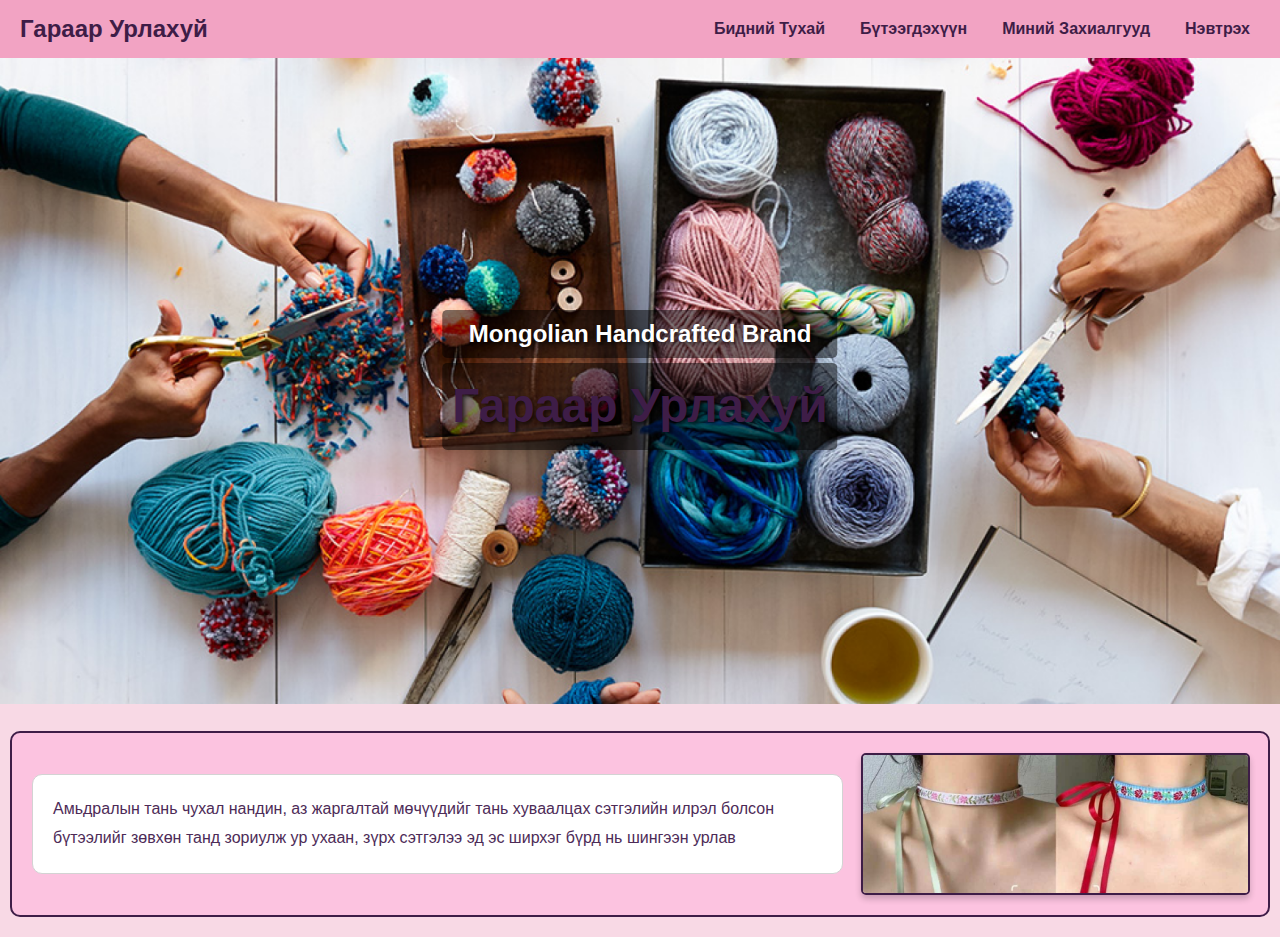
<file: frontend/assets/index.html>
<!DOCTYPE html>
<html lang="en">

<head>
    <meta charset="UTF-8">
    <meta name="viewport" content="width=device-width, initial-scale=1.0">
    <title>Mongolian Handcrafted Brand</title>
    <link rel="stylesheet" href="/frontend/assets/styles/index.css">
</head>

<body>
    <header>
        <div class="header-container">
            <h1>Гараар Урлахуй</h1>
            <nav>
                <ul class="nav-links">
                    <li><a href="/frontend/assets/index.html">Бидний Тухай</a></li>
                    <li><a href="/frontend/screens/productscreen.html">Бүтээгдэхүүн</a></li>
                    <li><a href="/frontend/screen/cartscreen.html">Миний Захиалгууд</a></li>
                    <li><a href="/frontend/screens/loginscreen.html">Нэвтрэх</a></li>
                </ul>
            </nav>
        </div>
    </header>

    <main>
        <section class="hero-section">
            <div class="hero-image">
                <img src="/frontend/assets/images/handcrafted.png" alt="Handcrafted Items">
                <div class="overlay-text">
                    <h2>Mongolian Handcrafted Brand</h2>
                    <h1>Гараар Урлахуй</h1>
                </div>
            </div>
        </section>
        <section class="row">
            <div class="description">
                <p>Амьдралын тань чухал нандин, аз жаргалтай мөчүүдийг тань хуваалцах сэтгэлийн илрэл болсон бүтээлийг
                    зөвхөн танд зориулж ур ухаан, зүрх сэтгэлээ эд эс ширхэг бүрд нь шингээн урлав</p>
            </div>
            <div class="featured-items">
                <img src="/frontend/assets/images/featured1.png" alt="Featured 1">
            </div>
        </section>
    </main>
</body>

</html>
</file>
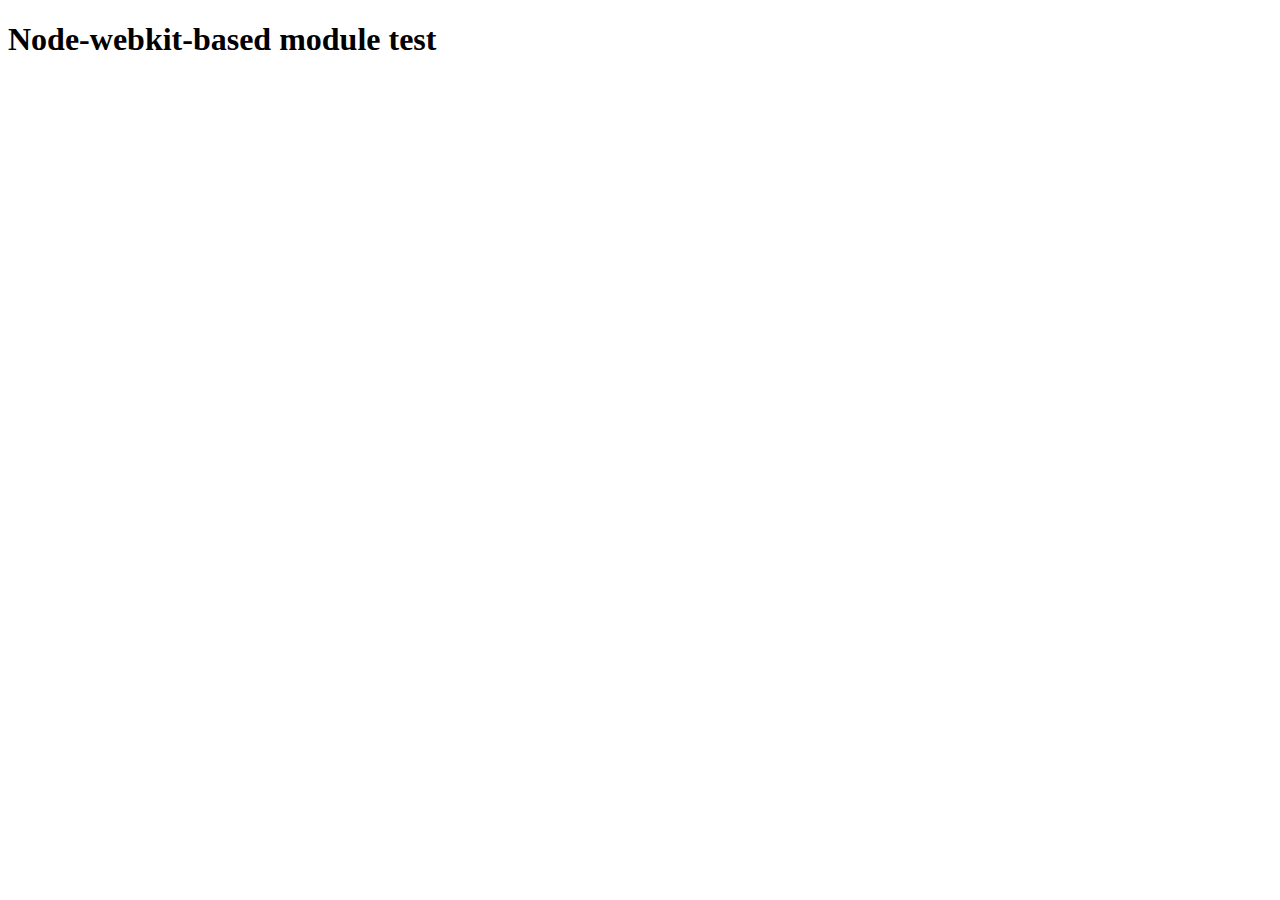
<file: backend/node_modules/@mapbox/node-pre-gyp/lib/util/nw-pre-gyp/index.html>
<!doctype html>
<html>
<head>
<meta charset="utf-8">
<title>Node-webkit-based module test</title>
<script>
function nwModuleTest(){
   var util = require('util');
   var moduleFolder = require('nw.gui').App.argv[0];
   try {
      require(moduleFolder);
   } catch(e) {
      if( process.platform !== 'win32' ){
         util.log('nw-pre-gyp error:');
         util.log(e.stack);
      }
      process.exit(1);
   }
   process.exit(0);
}
</script>
</head>
<body onload="nwModuleTest()">
<h1>Node-webkit-based module test</h1>
</body>
</html>
</file>
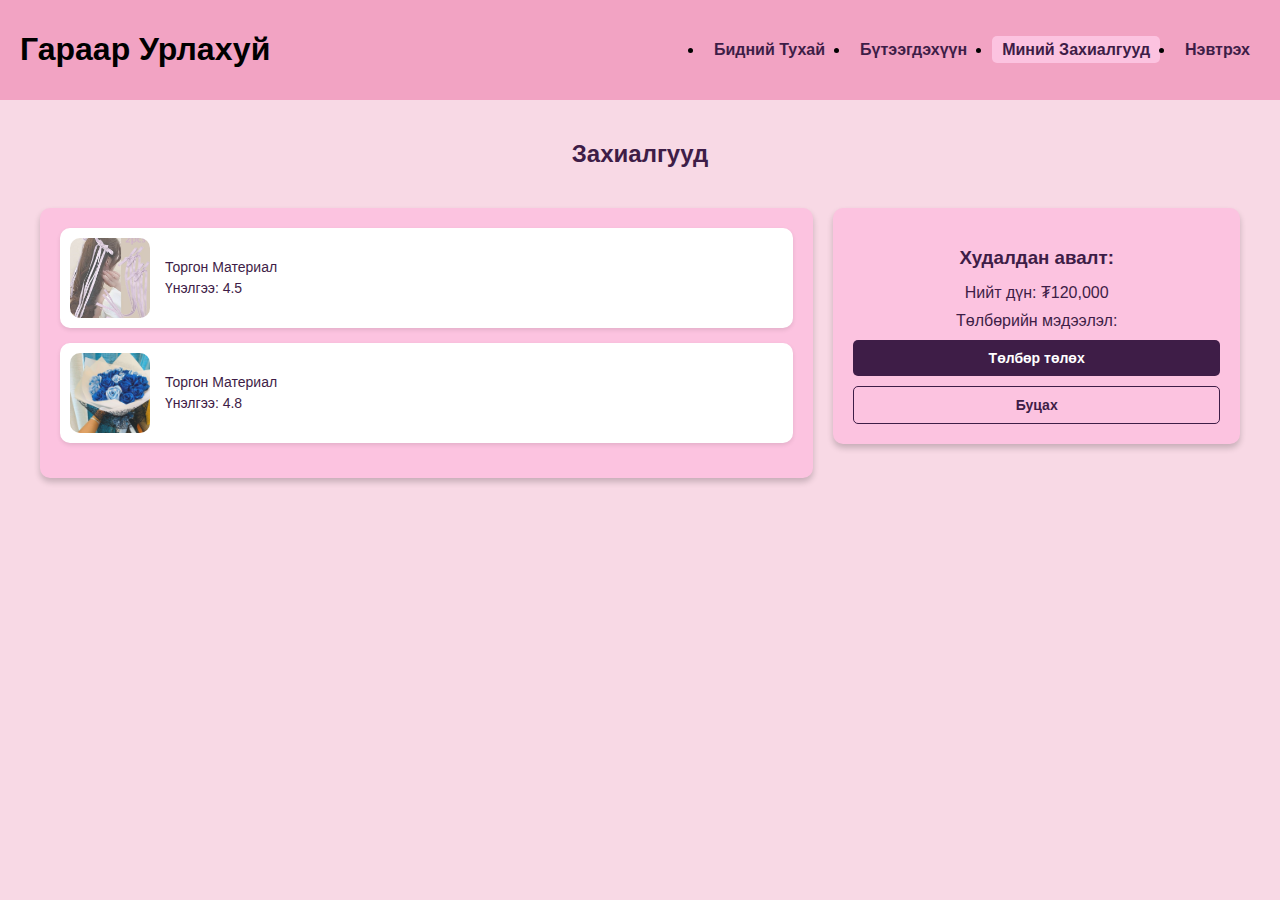
<file: frontend/screens/cartscreen.html>
<!DOCTYPE html>
<html lang="en">

<head>
    <meta charset="UTF-8">
    <meta name="viewport" content="width=device-width, initial-scale=1.0">
    <title>Гараар Урлахуй - Захиалгууд</title>
    <link rel="stylesheet" href="/frontend/assets/styles/cartscreen.css">
</head>

<body>
    <header>
        <div class="header-container">
            <h1>Гараар Урлахуй</h1>
            <nav>
                <ul class="nav-links">
                    <li><a href="/frontend/index.html">Бидний Тухай</a></li>
                    <li><a href="/frontend/screens/productscreen.html">Бүтээгдэхүүн</a></li>
                    <li><a href="/frontend/screens/cartscreen.html" class="active">Миний Захиалгууд</a></li>
                    <li><a href="/frontend/screens/loginscreen.html">Нэвтрэх</a></li>
                </ul>
            </nav>
        </div>
    </header>

    <main>
        <section class="cart-section">
            <h2>Захиалгууд</h2>
            <div class="cart-container">
                <!-- Cart Items -->
                <div class="cart-items">
                    <div class="cart-item">
                        <img src="/frontend/assets/images/item1.png" alt="Product 1">
                        <div class="item-details">
                            <p>Торгон Материал</p>
                            <p>Үнэлгээ: 4.5</p>
                        </div>
                    </div>
                    <div class="cart-item">
                        <img src="/frontend/assets/images/item2.png" alt="Product 2">
                        <div class="item-details">
                            <p>Торгон Материал</p>
                            <p>Үнэлгээ: 4.8</p>
                        </div>
                    </div>
                </div>

                <!-- Order Summary -->
                <div class="order-summary">
                    <h3>Худалдан авалт:</h3>
                    <p>Нийт дүн: <span id="total-price">₮120,000</span></p>
                    <p>Төлбөрийн мэдээлэл:</p>
                    <button class="btn-primary">Төлбөр төлөх</button>
                    <button class="btn-secondary" onclick="cancelOrder()">Буцах</button>
                </div>
            </div>
        </section>
    </main>

    <script>
        function cancelOrder() {
            window.location.href = "/frontend/screens/productscreen.html";
        }
    </script>
</body>

</html>
</file>
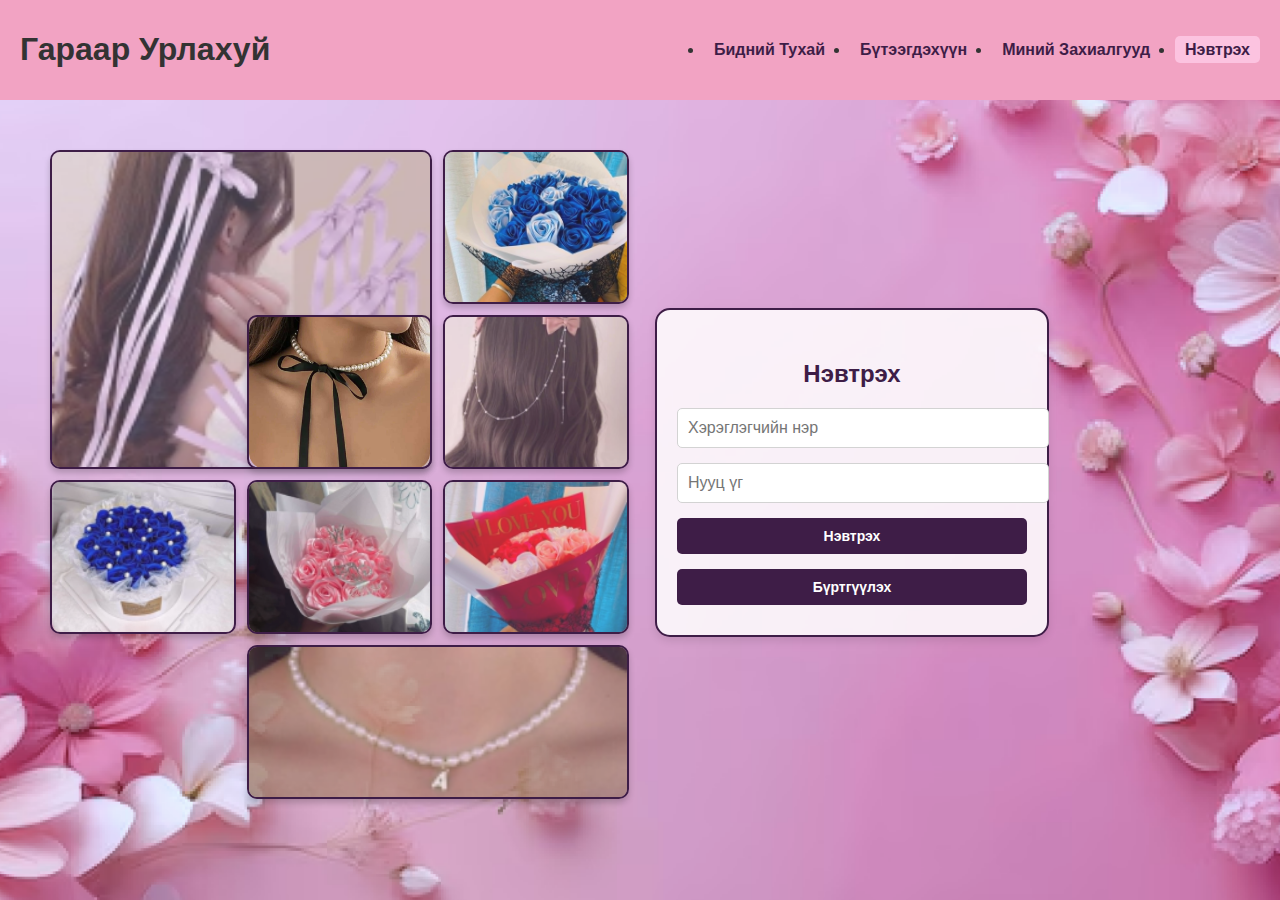
<file: frontend/screens/loginscreen.html>
<!DOCTYPE html>
<html lang="en">

<head>
    <meta charset="UTF-8">
    <meta name="viewport" content="width=device-width, initial-scale=1.0">
    <title>Гараар Урлахуй - Нэвтрэх</title>
    <link rel="stylesheet" href="/frontend/assets/styles/loginscreen.css">
</head>

<body>
    <header>
        <div class="header-container">
            <h1>Гараар Урлахуй</h1>
            <nav>
                <ul class="nav-links">
                    <li><a href="/frontend/assets/index.html">Бидний Тухай</a></li>
                    <li><a href="/frontend/screens/productscreen.html">Бүтээгдэхүүн</a></li>
                    <li><a href="/frontend/screens/cartscreen.html">Миний Захиалгууд</a></li>
                    <li><a href="/frontend/screens/loginscreen.html" class="active">Нэвтрэх</a></li>
                </ul>
            </nav>
        </div>
    </header>

    <main>
        <div class="login-container">
            <!-- Gallery Section -->
            <div class="gallery">
                <img src="/frontend/assets/images/item1.png" alt="Item 1">
                <img src="/frontend/assets/images/item2.png" alt="Item 2">
                <img src="/frontend/assets/images/item3.png" alt="Item 3">
                <img src="/frontend/assets/images/item4.png" alt="Item 4">
                <img src="/frontend/assets/images/item5.png" alt="Item 5">
                <img src="/frontend/assets/images/item6.png" alt="Item 6">
                <img src="/frontend/assets/images/item7.png" alt="Item 7">
                <img src="/frontend/assets/images/item8.png" alt="Item 8">
            </div>

            <!-- Login Form -->
            <div class="login-form">
                <h2 id="login-header">Нэвтрэх</h2>
                <form id="login-form">
                    <input type="text" id="username" placeholder="Хэрэглэгчийн нэр" required>
                    <input type="password" id="password" placeholder="Нууц үг" required>
                    <button type="submit" onclick="handleLogin(event)">Нэвтрэх</button>
                    <button type="button" onclick="redirectToRegister()">Бүртгүүлэх</button>
                </form>
            </div>
        </div>
    </main>

    <script src="/frontend/assets/scripts/loginscreen.js"></script>
</body>

</html>
</file>
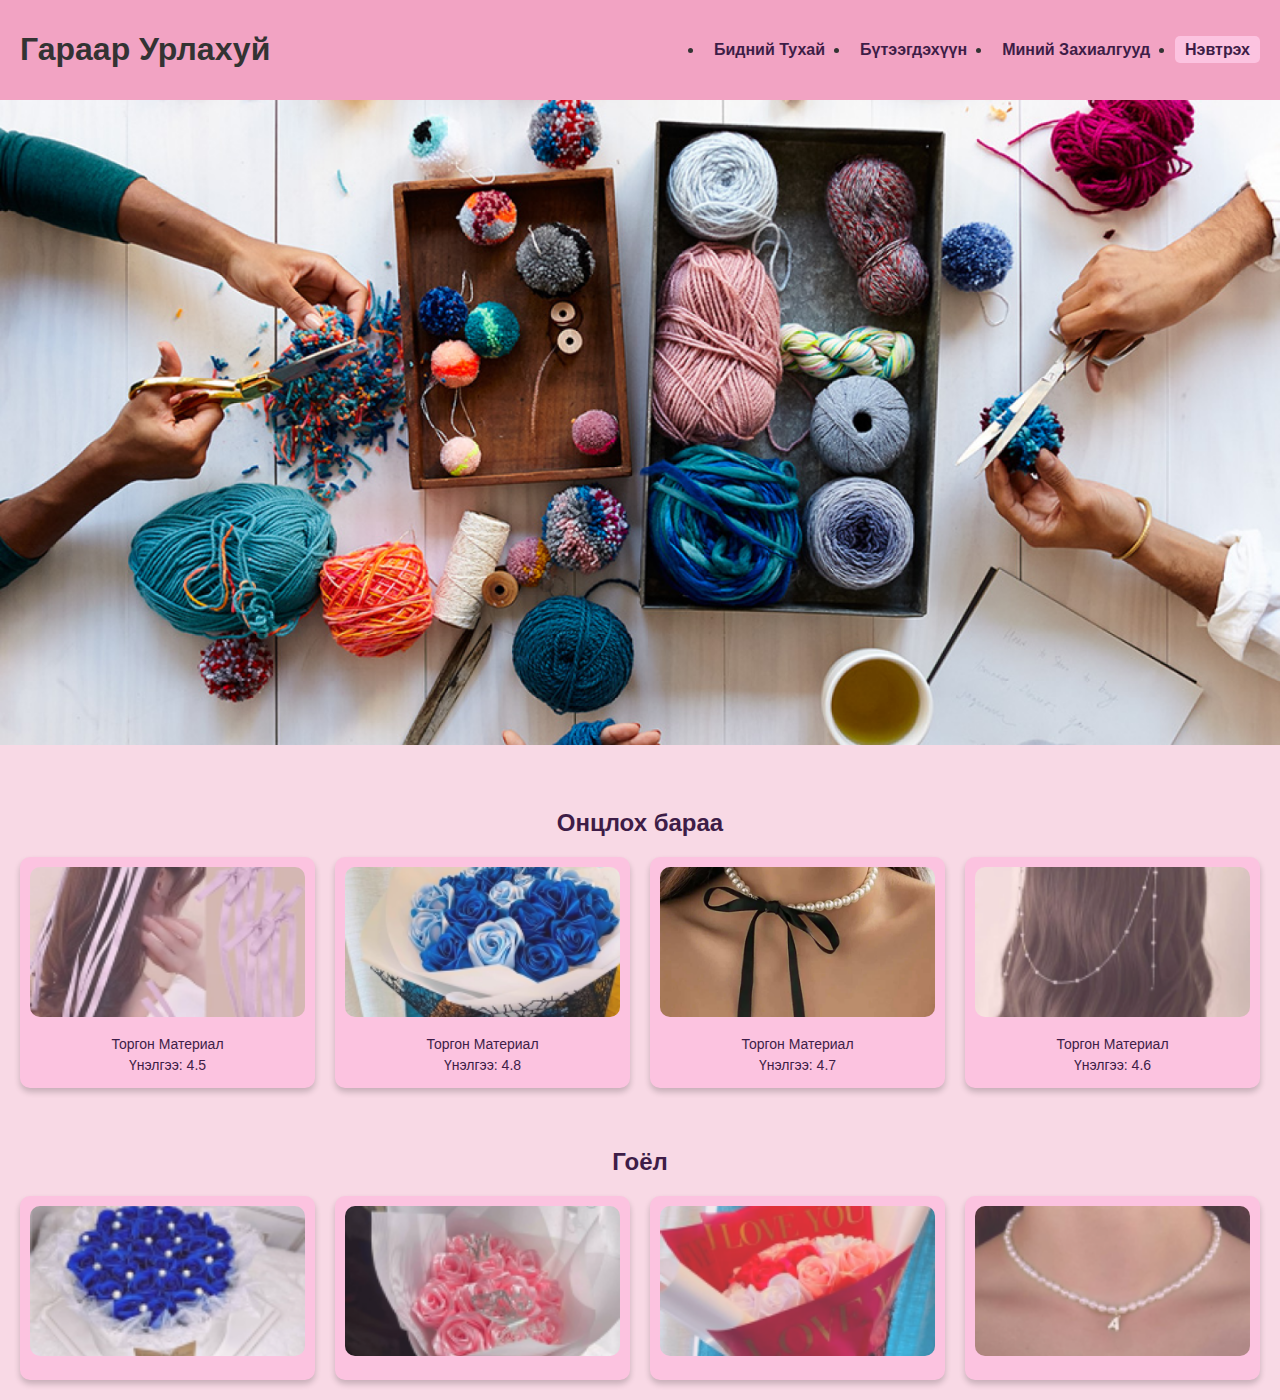
<file: frontend/screens/productscreen.html>
<!DOCTYPE html>
<html lang="en">

<head>
    <meta charset="UTF-8">
    <meta name="viewport" content="width=device-width, initial-scale=1.0">
    <title>Гараар Урлахуй - Бүтээгдэхүүн</title>
    <link rel="stylesheet" href="/frontend/assets/styles/productscreen.css">
</head>

<body>
    <header>
        <div class="header-container">
            <h1>Гараар Урлахуй</h1>
            <nav>
                <ul class="nav-links">
                    <li><a href="/frontend/assets/index.html">Бидний Тухай</a></li>
                    <li><a href="/frontend/screens/productscreen.html">Бүтээгдэхүүн</a></li>
                    <li><a href="/frontend/screens/cartscreen.html">Миний Захиалгууд</a></li>
                    <li><a href="/frontend/screens/loginscreen.html" class="active">Нэвтрэх</a></li>
                </ul>
            </nav>
        </div>
    </header>

    <main>
        <!-- Hero Section -->
        <section class="hero-section">
            <div class="hero-image">
                <img src="/frontend/assets/images/handcrafted.png" alt="Handcrafted Items">
            </div>
        </section>

        <!-- Featured Products Section -->
        <section class="featured-products">
            <h2>Онцлох бараа</h2>
            <div class="product-grid">
                <div class="product-card">
                    <img src="/frontend/assets/images/item1.png" alt="Product 1">
                    <p>Торгон Материал</p>
                    <p>Үнэлгээ: 4.5</p>
                </div>
                <div class="product-card">
                    <img src="/frontend/assets/images/item2.png" alt="Product 2">
                    <p>Торгон Материал</p>
                    <p>Үнэлгээ: 4.8</p>
                </div>
                <div class="product-card">
                    <img src="/frontend/assets/images/item3.png" alt="Product 3">
                    <p>Торгон Материал</p>
                    <p>Үнэлгээ: 4.7</p>
                </div>
                <div class="product-card">
                    <img src="/frontend/assets/images/item4.png" alt="Product 4">
                    <p>Торгон Материал</p>
                    <p>Үнэлгээ: 4.6</p>
                </div>
            </div>
        </section>

        <!-- Jewelry Section -->
        <section class="jewelry-products">
            <h2>Гоёл</h2>
            <div class="product-grid">
                <div class="product-card">
                    <img src="/frontend/assets/images/item5.png" alt="Jewelry 1">
                </div>
                <div class="product-card">
                    <img src="/frontend/assets/images/item6.png" alt="Jewelry 2">
                </div>
                <div class="product-card">
                    <img src="/frontend/assets/images/item7.png" alt="Jewelry 3">
                </div>
                <div class="product-card">
                    <img src="/frontend/assets/images/item8.png" alt="Jewelry 4">
                </div>
            </div>
        </section>
    </main>
</body>

</html>
</file>
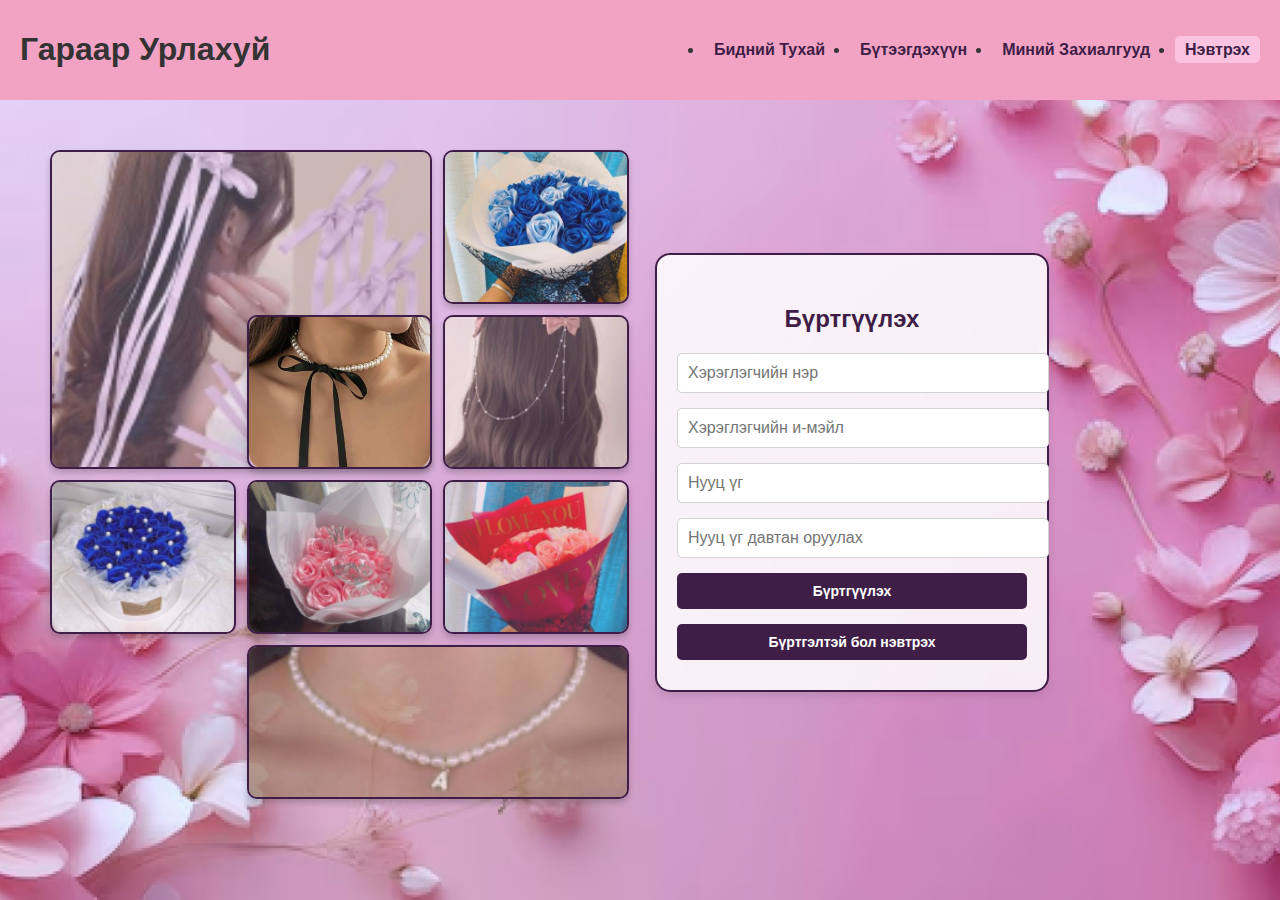
<file: frontend/screens/signupscreen.html>
<!DOCTYPE html>
<html lang="en">

<head>
    <meta charset="UTF-8">
    <meta name="viewport" content="width=device-width, initial-scale=1.0">
    <title>Гараар Урлахуй - Бүртгүүлэх</title>
    <link rel="stylesheet" href="/frontend/assets/styles/loginscreen.css">
</head>

<body>
    <header>
        <div class="header-container">
            <h1>Гараар Урлахуй</h1>
            <nav>
                <ul class="nav-links">
                    <li><a href="/frontend/assets/index.html">Бидний Тухай</a></li>
                    <li><a href="/frontend/screens/productscreen.html">Бүтээгдэхүүн</a></li>
                    <li><a href="/frontend/screens/cartscreen.html">Миний Захиалгууд</a></li>
                    <li><a href="/frontend/screens/loginscreen.html" class="active">Нэвтрэх</a></li>
                </ul>
            </nav>
        </div>
    </header>

    <main>
        <div class="login-container">
            <!-- Gallery Section -->
            <div class="gallery">
                <img src="/frontend/assets/images/item1.png" alt="Item 1">
                <img src="/frontend/assets/images/item2.png" alt="Item 2">
                <img src="/frontend/assets/images/item3.png" alt="Item 3">
                <img src="/frontend/assets/images/item4.png" alt="Item 4">
                <img src="/frontend/assets/images/item5.png" alt="Item 5">
                <img src="/frontend/assets/images/item6.png" alt="Item 6">
                <img src="/frontend/assets/images/item7.png" alt="Item 7">
                <img src="/frontend/assets/images/item8.png" alt="Item 8">
            </div>

            <!-- Login Form -->
            <div class="login-form">
                <h2 id="login-header">Бүртгүүлэх</h2>
                <form id="login-form">
                    <input type="text" id="username" placeholder="Хэрэглэгчийн нэр" required>
                    <input type="text" id="email" placeholder="Хэрэглэгчийн и-мэйл" required>
                    <input type="password" id="password" placeholder="Нууц үг" required>
                    <input type="password" id="confirmpassword" placeholder="Нууц үг давтан оруулах" required>
                    <button type="submit" onclick="handleLogin(event)">Бүртгүүлэх</button>
                    <button type="submit" onclick="redirectToLogin()">Бүртгэлтэй бол нэвтрэх</button>
                </form>
            </div>
        </div>
    </main>

    <script src="/frontend/assets/scripts/signupscreen.js"></script>
</body>

</html>
</file>
<file: frontend/assets/styles/index.css>
body,
h1,
h2,
p,
ul,
li,
a {
    margin: 0;
    padding: 0;
    text-decoration: none;
    list-style: none;
}

body {
    font-family: Arial, sans-serif;
    line-height: 1.6;
    background-color: #f8d9e5;
    color: #333;
}

.header-container {
    display: flex;
    justify-content: space-between;
    align-items: center;
    background-color: #f2a3c3;
    padding: 10px 20px;
}

h1 {
    color: #3e1d47;
    font-size: 24px;
}

.nav-links {
    display: flex;
    gap: 15px;
}

.nav-links li a {
    color: #3e1d47;
    font-weight: bold;
    padding: 5px 10px;
    border-radius: 5px;
    transition: background-color 0.3s;
}

.nav-links li a:hover {
    background-color: #fcc3e0;
}

.hero-section {
    position: relative;
    margin-bottom: 20px;
}

.hero-image {
    position: relative;
    text-align: center;
}

.hero-image img {
    width: 100%;
    height: auto;
    object-fit: cover;
}

.overlay-text {
    position: absolute;
    top: 50%;
    left: 50%;
    transform: translate(-50%, -50%);
    color: white;
    text-shadow: 2px 2px 4px rgba(0, 0, 0, 0.7);
    text-align: center;
}

.overlay-text h1 {
    font-size: 48px;
    margin-bottom: 10px;
    background-color: rgba(0, 0, 0, 0.5);
    padding: 5px 10px;
    border-radius: 5px;
}

.overlay-text h2 {
    font-size: 24px;
    margin-bottom: 5px;
    background-color: rgba(0, 0, 0, 0.5);
    padding: 5px 10px;
    border-radius: 5px;
}

/* Row Layout */
.row {
    display: flex;
    justify-content: space-between;
    align-items: center;
    gap: 20px;
    background-color: #fcc3e0;
    border: 2px solid #3e1d47;
    border-radius: 10px;
    padding: 20px;
    max-width: 95%;
    margin: 20px auto;
}

/* Description Section */
.description {
    flex: 2;
    padding: 20px;
    background-color: #fff;
    border-radius: 10px;
    border: 1px solid #d3d3d3;
    text-align: left;
}

.description p {
    font-size: 16px;
    color: #4d2b57;
    line-height: 1.8;
}

.featured-items {
    flex: 1;
    display: flex;
    justify-content: center;
    align-items: center;
}

.featured-items img {
    width: 100%;
    height: auto;
    max-width: 600px;
    object-fit: cover;
    border-radius: 5px;
    border: 2px solid #3e1d47;
    box-shadow: 0 4px 6px rgba(0, 0, 0, 0.2);
}

/* Login Screen Layout */
.login-container {
    display: flex;
    justify-content: space-around;
    align-items: center;
    flex-wrap: wrap;
    padding: 50px;
    background: linear-gradient(to bottom, #f8d9e5, #ffffff);
}

/* Gallery Section */
.gallery {
    display: flex;
    flex-wrap: wrap;
    gap: 15px;
    max-width: 50%;
    justify-content: center;
}

.gallery img {
    width: 120px;
    height: 120px;
    object-fit: cover;
    border: 2px solid #3e1d47;
    border-radius: 10px;
    box-shadow: 0 4px 6px rgba(0, 0, 0, 0.2);
}

/* Login Form */
.login-form {
    background-color: #fcc3e0;
    padding: 30px 20px;
    border-radius: 15px;
    border: 2px solid #3e1d47;
    box-shadow: 0 4px 8px rgba(0, 0, 0, 0.1);
    width: 300px;
    text-align: center;
}

.login-form h2 {
    margin-bottom: 20px;
    color: #3e1d47;
}

.login-form form {
    display: flex;
    flex-direction: column;
    gap: 15px;
}

.login-form input {
    padding: 10px;
    font-size: 14px;
    border: 1px solid #d3d3d3;
    border-radius: 5px;
}

.login-form button {
    padding: 10px;
    font-size: 14px;
    font-weight: bold;
    border: none;
    border-radius: 5px;
    cursor: pointer;
    color: white;
    background-color: #3e1d47;
    transition: background-color 0.3s;
}

.login-form button:hover {
    background-color: #6e4374;
}

.login-form button:nth-child(2) {
    background-color: #fcc3e0;
    color: #3e1d47;
    border: 1px solid #3e1d47;
}

.login-form button:nth-child(2):hover {
    background-color: #ffffff;
}
</file>
<file: frontend/assets/styles/cartscreen.css>
/* General Body and Background */
body {
    font-family: Arial, sans-serif;
    background-color: #f8d9e5;
    margin: 0;
    padding: 0;
}

/* Header */
.header-container {
    display: flex;
    justify-content: space-between;
    align-items: center;
    background-color: #f2a3c3;
    padding: 10px 20px;
}

.nav-links {
    display: flex;
    gap: 15px;
}

.nav-links li a {
    color: #3e1d47;
    font-weight: bold;
    padding: 5px 10px;
    text-decoration: none;
    border-radius: 5px;
    transition: background-color 0.3s;
}

.nav-links li a.active,
.nav-links li a:hover {
    background-color: #fcc3e0;
}

/* Cart Section */
.cart-section {
    padding: 20px;
    text-align: center;
}

.cart-section h2 {
    margin-bottom: 20px;
    color: #3e1d47;
}

/* Cart Container */
.cart-container {
    display: flex;
    justify-content: space-between;
    align-items: flex-start;
    gap: 20px;
    padding: 20px;
}

/* Cart Items */
.cart-items {
    flex: 2;
    background-color: #fcc3e0;
    padding: 20px;
    border-radius: 10px;
    box-shadow: 0 4px 6px rgba(0, 0, 0, 0.2);
}

.cart-item {
    display: flex;
    align-items: center;
    margin-bottom: 15px;
    padding: 10px;
    background-color: #fff;
    border-radius: 10px;
    box-shadow: 0 2px 4px rgba(0, 0, 0, 0.1);
}

.cart-item img {
    width: 80px;
    height: 80px;
    object-fit: cover;
    border-radius: 10px;
    margin-right: 15px;
}

.item-details {
    text-align: left;
}

.item-details p {
    margin: 5px 0;
    font-size: 14px;
    color: #3e1d47;
}

/* Order Summary */
.order-summary {
    flex: 1;
    background-color: #fcc3e0;
    padding: 20px;
    border-radius: 10px;
    box-shadow: 0 4px 6px rgba(0, 0, 0, 0.2);
}

.order-summary h3 {
    margin-bottom: 15px;
    color: #3e1d47;
}

.order-summary p {
    margin: 10px 0;
    font-size: 16px;
    color: #3e1d47;
}

.btn-primary,
.btn-secondary {
    display: block;
    width: 100%;
    padding: 10px;
    margin-top: 10px;
    font-size: 14px;
    font-weight: bold;
    border-radius: 5px;
    cursor: pointer;
    border: none;
    transition: background-color 0.3s;
}

.btn-primary {
    background-color: #3e1d47;
    color: #fff;
}

.btn-primary:hover {
    background-color: #6e4374;
}

.btn-secondary {
    background-color: #fcc3e0;
    color: #3e1d47;
    border: 1px solid #3e1d47;
}

.btn-secondary:hover {
    background-color: #fff;
}
</file>
<file: frontend/assets/styles/loginscreen.css>
/* General Body and Background */
body {
    font-family: Arial, sans-serif;
    background: url('/frontend/assets/images/lbackground.png') no-repeat center center fixed;
    background-size: cover;
    color: #333;
    margin: 0;
    padding: 0;
}

/* Header */
.header-container {
    display: flex;
    justify-content: space-between;
    align-items: center;
    background-color: #f2a3c3;
    padding: 10px 20px;
}

.nav-links {
    display: flex;
    gap: 15px;
}

.nav-links li a {
    color: #3e1d47;
    font-weight: bold;
    padding: 5px 10px;
    text-decoration: none;
    border-radius: 5px;
    transition: background-color 0.3s;
}

.nav-links li a.active,
.nav-links li a:hover {
    background-color: #fcc3e0;
}

/* Login Screen Layout */
.login-container {
    display: grid;
    grid-template-columns: 1fr 1fr;
    gap: 30px;
    justify-content: center;
    align-items: center;
    padding: 50px;
}

/* Gallery Section */
.gallery {
    display: grid;
    grid-template-columns: repeat(3, 1fr);
    grid-auto-rows: 150px;
    gap: 15px;
}

.gallery img {
    width: 100%;
    height: 100%;
    object-fit: cover;
    border: 2px solid #3e1d47;
    border-radius: 10px;
    box-shadow: 0 4px 6px rgba(0, 0, 0, 0.2);
}

/* Custom Positions */
.gallery img:nth-child(1) {
    grid-column: 1 / 3;
    grid-row: 1 / 3;
}

.gallery img:nth-child(2) {
    grid-column: 3 / 4;
    grid-row: 1 / 2;
}

.gallery img:nth-child(3) {
    grid-column: 2 / 3;
    grid-row: 2 / 3;
}

.gallery img:nth-child(4) {
    grid-column: 3 / 4;
    grid-row: 2 / 3;
}

.gallery img:nth-child(5) {
    grid-column: 1 / 2;
    grid-row: 3 / 4;
}

.gallery img:nth-child(6) {
    grid-column: 2 / 3;
    grid-row: 3 / 4;
}

.gallery img:nth-child(7) {
    grid-column: 3 / 4;
    grid-row: 3 / 4;
}

.gallery img:nth-child(8) {
    grid-column: 2 / 4;
    grid-row: 4 / 5;
}

/* Login Form */
.login-form {
    background-color: rgba(255, 255, 255, 0.85);
    padding: 30px 20px;
    border-radius: 15px;
    border: 2px solid #3e1d47;
    box-shadow: 0 4px 8px rgba(0, 0, 0, 0.1);
    text-align: center;
    width: 350px;
}

.login-form h2 {
    margin-bottom: 20px;
    color: #3e1d47;
}

.login-form form {
    display: flex;
    flex-direction: column;
    gap: 15px;
}

.login-form input {
    padding: 10px;
    font-size: 16px;
    border: 1px solid #d3d3d3;
    border-radius: 5px;
    width: 100%;
}

.login-form button {
    padding: 10px;
    font-size: 14px;
    font-weight: bold;
    border: none;
    border-radius: 5px;
    cursor: pointer;
    color: white;
    background-color: #3e1d47;
    transition: background-color 0.3s;
}

.login-form button:hover {
    background-color: #6e4374;
}

.login-form button:nth-child(2) {
    background-color: #fcc3e0;
    color: #3e1d47;
    border: 1px solid #3e1d47;
}

.login-form button:nth-child(2):hover {
    background-color: #ffffff;
}
</file>
<file: frontend/assets/styles/productscreen.css>
/* General Body and Background */
body {
    font-family: Arial, sans-serif;
    background-color: #f8d9e5;
    color: #333;
    margin: 0;
    padding: 0;
}

/* Header */
.header-container {
    display: flex;
    justify-content: space-between;
    align-items: center;
    background-color: #f2a3c3;
    padding: 10px 20px;
}

.nav-links {
    display: flex;
    gap: 15px;
}

.nav-links li a {
    color: #3e1d47;
    font-weight: bold;
    padding: 5px 10px;
    text-decoration: none;
    border-radius: 5px;
    transition: background-color 0.3s;
}

.nav-links li a.active,
.nav-links li a:hover {
    background-color: #fcc3e0;
}

/* Hero Section */
.hero-section {
    margin-bottom: 20px;
}

.hero-image img {
    width: 100%;
    height: auto;
    object-fit: cover;
}

/* Featured Products Section */
.featured-products,
.jewelry-products {
    padding: 20px;
    text-align: center;
}

.featured-products h2,
.jewelry-products h2 {
    margin-bottom: 20px;
    color: #3e1d47;
}

.product-grid {
    display: grid;
    grid-template-columns: repeat(auto-fit, minmax(200px, 1fr));
    gap: 20px;
}

.product-card {
    background-color: #fcc3e0;
    padding: 10px;
    border-radius: 10px;
    box-shadow: 0 4px 6px rgba(0, 0, 0, 0.2);
    text-align: center;
}

.product-card img {
    width: 100%;
    height: 150px;
    object-fit: cover;
    border-radius: 10px;
    margin-bottom: 10px;
}

.product-card p {
    margin: 5px 0;
    font-size: 14px;
    color: #3e1d47;
}
</file>
